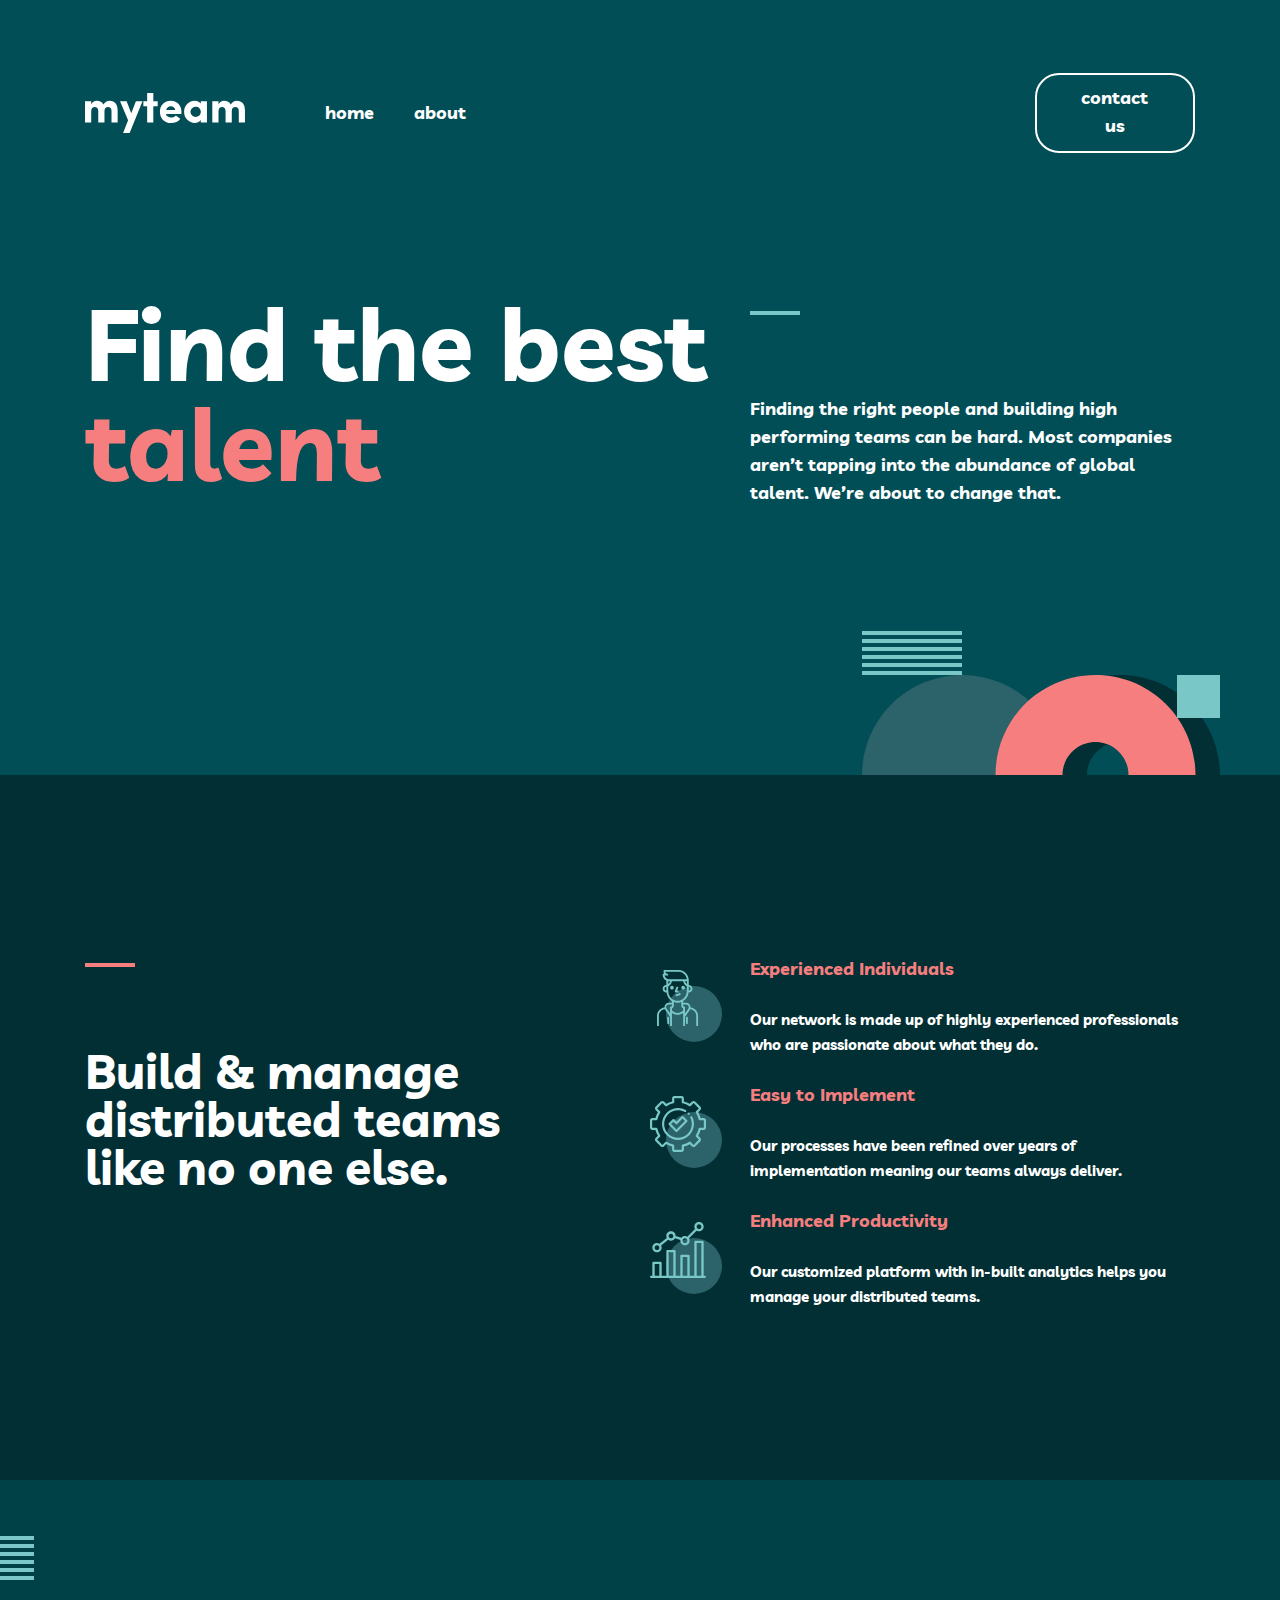
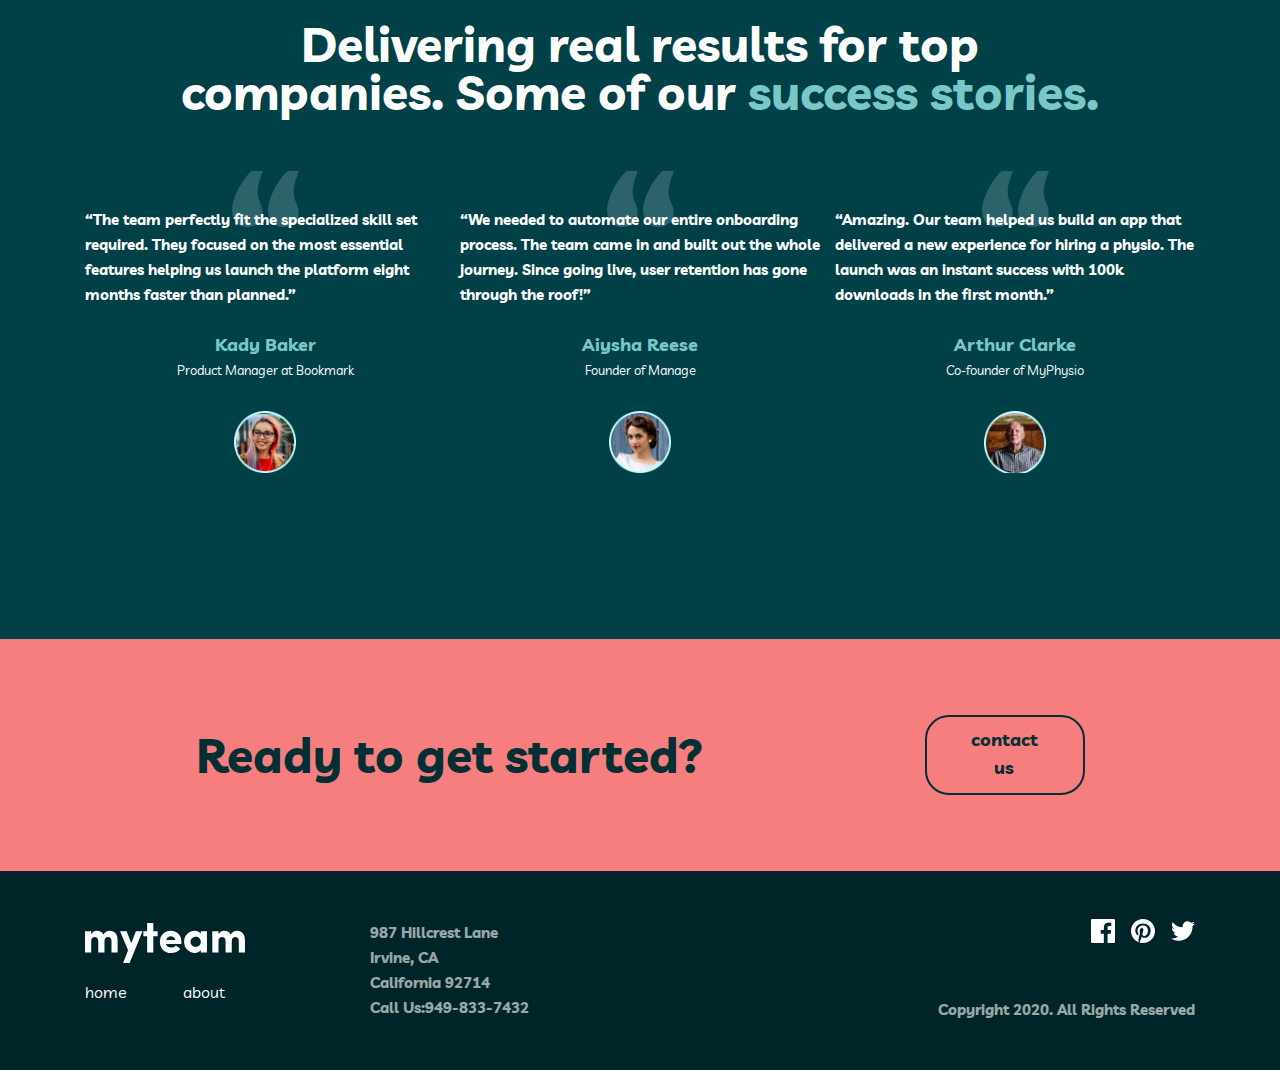
<file: index.html>
<!DOCTYPE html>
<html lang="en">
<head>
    <meta charset="UTF-8">
    <meta http-equiv="X-UA-Compatible" content="IE=edge">
    <meta name="viewport" content="width=device-width, initial-scale=1.0">
    <title>MyTeam</title>
    <link rel="stylesheet" href="css/normalize.css">
    <link rel="stylesheet" href="css/styles.css">
</head>
<body>

<div class="header-talant__section">

<header class="header">

<!-- TODO NAV -->

<nav class="nav container">
    <div class="left-nav__container">
        <img src="img/logo-myteam.svg" class="img--myteam" alt="my team logo">
        <ul class="nav__list">
            <li class="nav__item">
              <a href="#" class="nav__link">home</a>
            </li>
            <li class="nav__item">
              <a href="about.html" class="nav__link">about</a>
          </li>
        </ul>
    </div>

    <a href="contact.html" class="button button--contact nav__button">contact us</a>

</nav>
</header>

<!-- TODO TALANT -->

<section class="talant">
    <div class="talant__container container">
        <h2 class="talant__title"> Find the best
            <span class="talant-span">talent</span>
        </h2>

        <p class="talant__text"> Finding the right people and building high performing teams can be hard. Most companies aren’t tapping into the abundance of global talent. We’re about to change that.
        </p>

    </div>

</section>
</div>

<!-- TODO MANAGE -->

<section class="manage">
    <div class="manage__container container">
        <h3 class="manage__title">
            Build & manage distributed teams like no one else.
        </h3>

        <ul class="manage__list">
            <li class="manage__item item--individuals">
                <h4 class="manage-item__title">Experienced Individuals</h4>
                <p class="manage-item__text">Our network is made up of highly experienced professionals who are passionate about what they do.</p>
            </li>
            <li class="manage__item item--implement">
                <h4 class="manage-item__title">Easy to Implement</h4>
                <p class="manage-item__text">Our processes have been refined over years of implementation meaning our teams always deliver.</p>
            </li>
            <li class="manage__item item--productivity">
                <h4 class="manage-item__title">Enhanced Productivity</h4>
                <p class="manage-item__text">Our customized platform with in-built analytics helps you manage your distributed teams.</p>
            </li>
        </ul>

    </div>
</section>

<!-- TODO DELIVERING -->

<section class="delivering ">

    <div class="container">

        <h3 class="delivering__title">Delivering real results for top companies. Some of our
        <span class="delivering-title__span">success stories.</span></h3>

        <ul class="delivering__list">
            <li class="delivering__item">
                <blockquote class="delivering__blockquote"> “The team perfectly fit the specialized skill set required. They focused on the most essential features helping us launch the platform eight months faster than planned.”</blockquote>
                <h4 class="delivering-list__title">Kady Baker</h4>
                <p class="delivering-list__text">Product Manager at Bookmark</p>
                <img src="img/img-kady.png" alt="img of woman" srcset="img/img-kady.png 1x, img/img-kady@2x.png 2x" class="delivering__img">
            </li>
            <li class="delivering__item">
                <blockquote class="delivering__blockquote">“We needed to automate our entire onboarding process. The team came in and built out the whole journey. Since going live, user retention has gone through the roof!”</blockquote>
                <h4 class="delivering-list__title">Aiysha Reese</h4>
                <p class="delivering-list__text">Founder of Manage</p>
                <img src="img/img-aisha.png" alt="img of woman" srcset="img/img-aisha.png 1x,img/img-aisha@2x.png 2x" class="delivering__img">
            </li>
            <li class="delivering__item">
                <blockquote class="delivering__blockquote">“Amazing. Our team helped us build an app that delivered a new experience for hiring a physio. The launch was an instant success with 100k downloads in the first month.”</blockquote>
                <h4 class="delivering-list__title">Arthur Clarke</h4>
                <p class="delivering-list__text">Co-founder of MyPhysio</p>
                <img src="img/img-arthur.png" alt="img of man" srcset="img/img-arthur.png 1x,img/img-arthur@2x.png 2x" class="delivering__img">
            </li>
        </ul>

    </div>

</section>

<!--TODO READY -->

<section class="ready">

    <div class="ready__container container">
        <h3 class="ready__title">
            Ready to get started?
        </h3>

    <a href="contact.html" class="button button--contact ready__button">contact us</a>

    </div>

</section>

<!-- TODO FOOTER -->

<footer class="footer">

    <div class="footer__container container">

        <div class="footer__box">

            <a class="footer__logo-link" href="index.html">
                <img class="logo__img" src="./img/logo-myteam.svg" alt="Logo Myteam" width="160" height="40">
            </a>

            <ul class="footer__list">
                <li class="footer__item">
                    <a href="index.html" class="footer__link">home</a>
                </li>
                <li class="footer__item">
                    <a href="about.html" class="footer__link" target="_blank">about</a>
                </li>
            </ul>

        </div>

        <address class="footer__address">
            987 Hillcrest Lane
            <br>
            Irvine, CA
            <br>
            California 92714
            <br>
            Call Us:949-833-7432
        </address>
        <div class="social-box">
            <ul class="footer__social-list">
                <li class="social-list__item">
                    <a class="social-list__link" href="https://www.facebook.com/" target="_blank">
                        <svg width="24" height="24" fill="none" xmlns="http://www.w3.org/2000/svg">
                            <path d="M22.675 0H1.325C.593 0 0 .593 0 1.325v21.351C0 23.407.593 24 1.325 24H12.82v-9.294H9.692v-3.622h3.128V8.413c0-3.1 1.893-4.788 4.659-4.788 1.325 0 2.463.099 2.795.143v3.24l-1.918.001c-1.504 0-1.795.715-1.795 1.763v2.313h3.587l-.467 3.622h-3.12V24h6.116c.73 0 1.323-.593 1.323-1.325V1.325C24 .593 23.407 0 22.675 0z" fill="currentColor"/>
                        </svg>
                    </a>
                </li>
                <li class="social-list__item">
                    <a class="social-list__link" href="https://www.pinterest.com/" target="_blank">
                        <svg width="24" height="24" fill="none" xmlns="http://www.w3.org/2000/svg">
                            <path d="M12 0C5.373 0 0 5.372 0 12c0 5.084 3.163 9.426 7.627 11.174-.105-.949-.2-2.405.042-3.441.218-.937 1.407-5.965 1.407-5.965s-.359-.719-.359-1.782c0-1.668.967-2.914 2.171-2.914 1.023 0 1.518.769 1.518 1.69 0 1.029-.655 2.568-.994 3.995-.283 1.194.599 2.169 1.777 2.169 2.133 0 3.772-2.249 3.772-5.495 0-2.873-2.064-4.882-5.012-4.882-3.414 0-5.418 2.561-5.418 5.207 0 1.031.397 2.138.893 2.738a.36.36 0 01.083.345l-.333 1.36c-.053.22-.174.267-.402.161-1.499-.698-2.436-2.889-2.436-4.649 0-3.785 2.75-7.262 7.929-7.262 4.163 0 7.398 2.967 7.398 6.931 0 4.136-2.607 7.464-6.227 7.464-1.216 0-2.359-.631-2.75-1.378l-.748 2.853c-.271 1.043-1.002 2.35-1.492 3.146C9.57 23.812 10.763 24 12 24c6.627 0 12-5.373 12-12 0-6.628-5.373-12-12-12z" fill="currentColor"/>
                        </svg>
                    </a>
                </li>

                <li class="social-list__item">
                    <a class="social-list__link" href="https://www.twitter.com/" target="_blank">
                        <svg width="24" height="20" fill="none" xmlns="http://www.w3.org/2000/svg">
                            <path d="M24 2.557a9.83 9.83 0 01-2.828.775A4.932 4.932 0 0023.337.608a9.864 9.864 0 01-3.127 1.195A4.916 4.916 0 0016.616.248c-3.179 0-5.515 2.966-4.797 6.045A13.978 13.978 0 011.671 1.149a4.93 4.93 0 001.523 6.574 4.903 4.903 0 01-2.229-.616c-.054 2.281 1.581 4.415 3.949 4.89a4.935 4.935 0 01-2.224.084 4.928 4.928 0 004.6 3.419A9.9 9.9 0 010 17.54a13.94 13.94 0 007.548 2.212c9.142 0 14.307-7.721 13.995-14.646A10.025 10.025 0 0024 2.557z" fill="currentColor"/>
                        </svg>
                    </a>
                </li>
            </ul>
            <p class="footer__test-add">Copyright 2020. All Rights Reserved</p>
        </div>

    </div>

</footer>

<script src="js/main.js"></script>

</body>
</html>
</file>
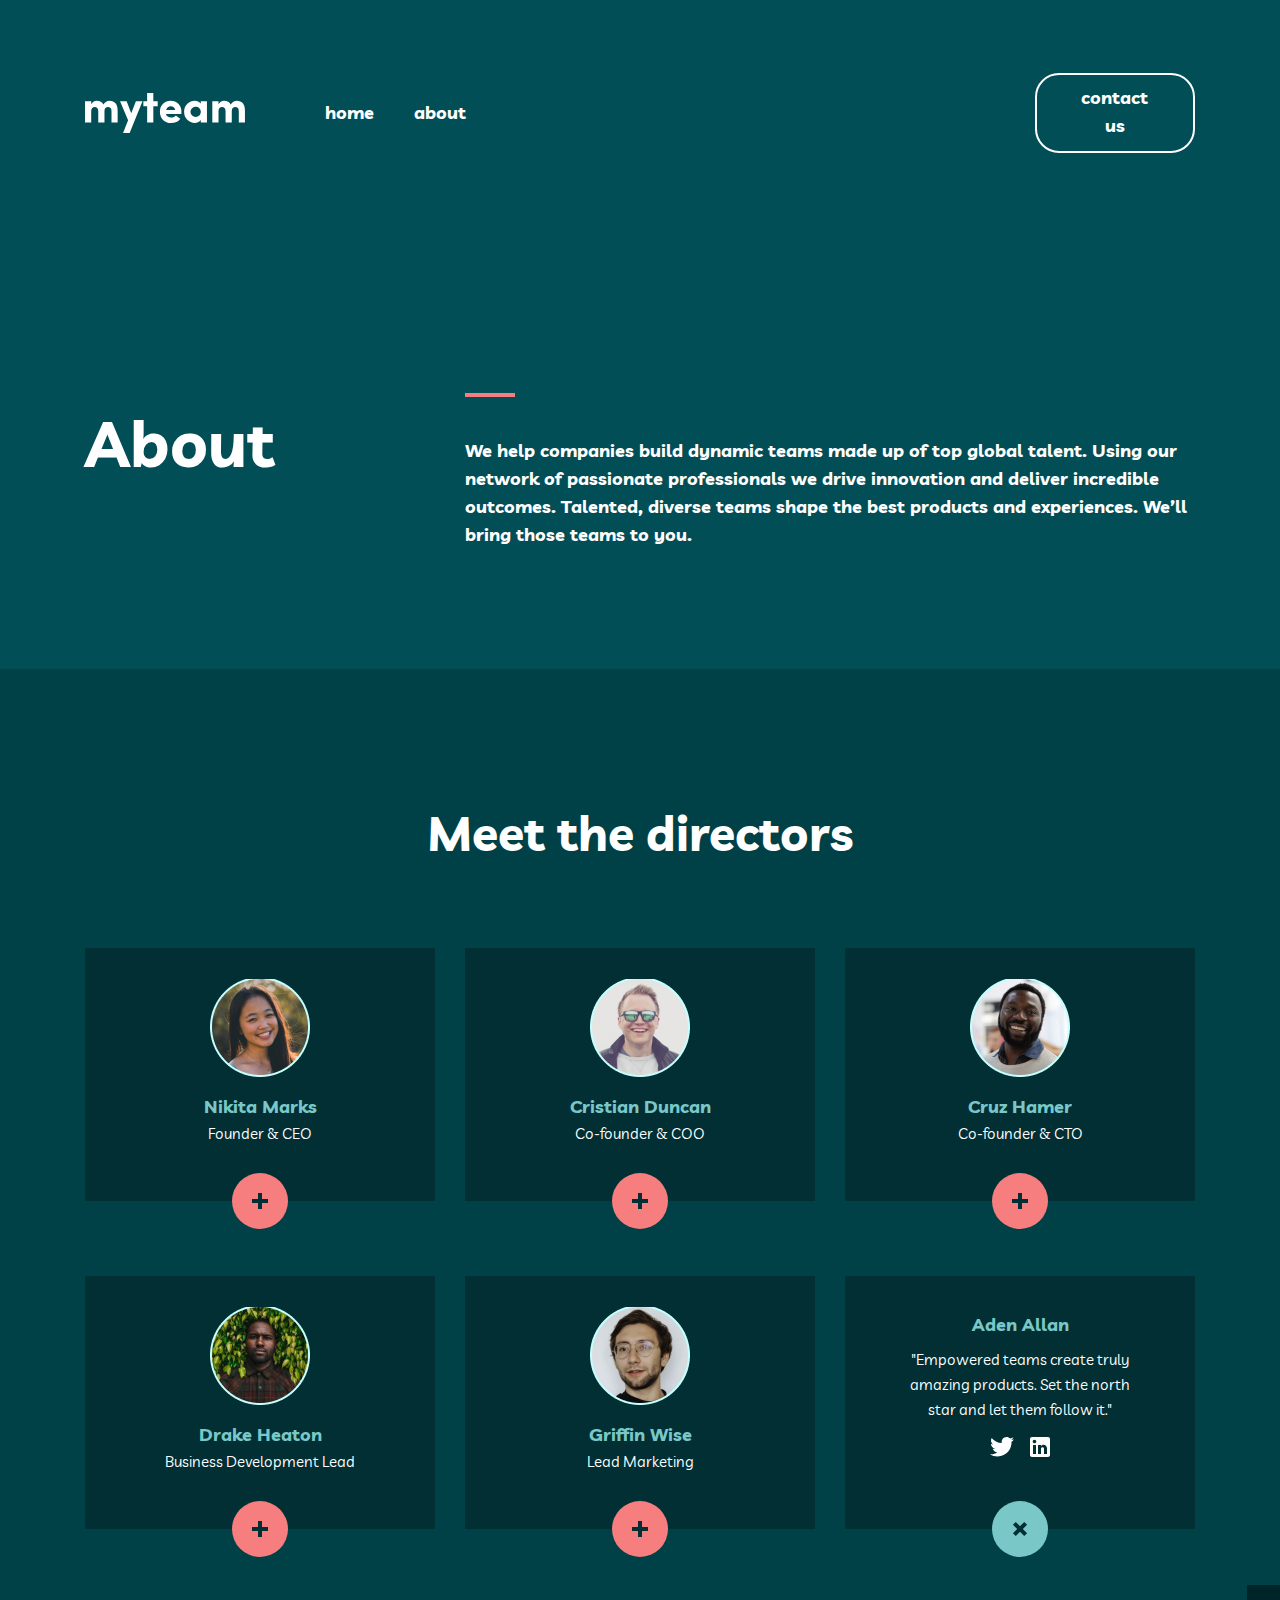
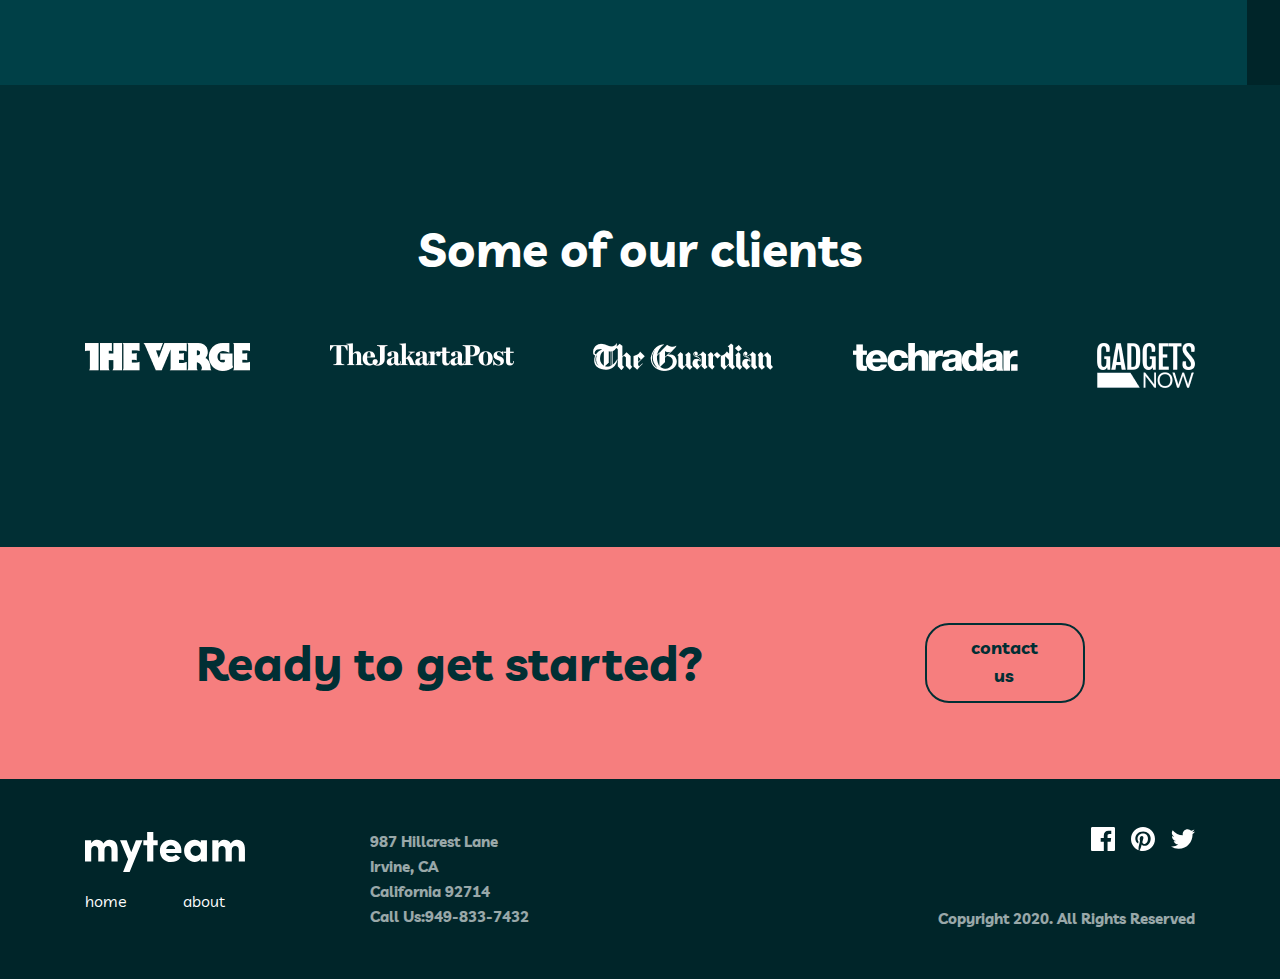
<file: about.html>
<!DOCTYPE html>
<html lang="en">
<head>
  <meta charset="UTF-8">
  <meta http-equiv="X-UA-Compatible" content="IE=edge">
  <meta name="viewport" content="width=device-width, initial-scale=1.0">
  <title>About</title>
  <link rel="stylesheet" href="css/normalize.css">
  <link rel="stylesheet" href="css/styles.css">
</head>
<body>

<!--TODO   HEADER  -->

<div class="header-talant__section">

<header class="header">
  <nav class="nav container">
  <div class="left-nav__container">
    <img src="img/logo-myteam.svg" class="img--myteam" alt="my team logo">
    <ul class="nav__list">
    <li class="nav__item"><a href="index.html" class="nav__link">home</a></li>
    <li class="nav__item"><a href="about.html" class="nav__link">about</a></li>
    </ul>
  </div>

  <a href="contact.html" class="button contact nav__button">contact us</a>

  </nav>

</header>

<!--TODO  ABOUT  -->

<section class="about">
  <div class="about__container container">

<h1 class="about__title">
  About
</h1>

<p class="about__text">
  We help companies build dynamic teams made up of top global talent. Using our network of passionate professionals we drive innovation and deliver incredible outcomes. Talented, diverse teams shape the best products and experiences. We’ll bring those teams to you.
</p>

</div>
</section>

</div>

<main class="main">

<!--TODO   DIRECTORS   -->

<section class="directors">

<div class="directors__container container">

<h3 class="directors__title">
  Meet the directors
</h3>

<ul class="directors__list">
  <li class="directors__item  nikita__item ">
    <div class="director__about">
      <h4 class="item-director__title">Nikita Marks</h4>
      <p class="item-director__text">Founder & CEO</p>
    </div>
    <div class="director__about--active">
      <h4 class="item-director__title">Nikita Marks</h4>
      <blockquote class="item-director__blockquote">"Empowered teams create truly amazing products. Set the north star and let them follow it."
      </blockquote>
          <div class="director-network">
      <a href="#" class="item-director__link">
        <svg width="24" height="20" viewBox="0 0 24 20" fill="currentColor"
        xmlns="http://www.w3.org/2000/svg">
        <path
        d="M24 2.309C23.117 2.701 22.168 2.965 21.172 3.084C22.189 2.475 22.97 1.51 23.337 0.36C22.386 0.924 21.332 1.334 20.21 1.555C19.313 0.598 18.032 0 16.616 0C13.437 0 11.101 2.966 11.819 6.045C7.728 5.84 4.1 3.88 1.671 0.901C0.381 3.114 1.002 6.009 3.194 7.475C2.388 7.449 1.628 7.228 0.965 6.859C0.911 9.14 2.546 11.274 4.914 11.749C4.221 11.937 3.462 11.981 2.69 11.833C3.316 13.789 5.134 15.212 7.29 15.252C5.22 16.875 2.612 17.6 0 17.292C2.179 18.689 4.768 19.504 7.548 19.504C16.69 19.504 21.855 11.783 21.543 4.858C22.505 4.163 23.34 3.296 24 2.309Z" />
      </svg>
      </a>
      <a href="#" class="item-director__link">
        <svg width="20" height="20" viewBox="0 0 20 20" fill="currentColor"
        xmlns="http://www.w3.org/2000/svg">
        <path fill-rule="evenodd" clip-rule="evenodd"
        d="M2 0H18C19.1 0 20 0.9 20 2V18C20 19.1 19.1 20 18 20H2C0.9 20 0 19.1 0 18V2C0 0.9 0.9 0 2 0ZM6 17V8H3V17H6ZM4.5 6.3C3.5 6.3 2.7 5.5 2.7 4.5C2.7 3.5 3.5 2.7 4.5 2.7C5.5 2.7 6.3 3.5 6.3 4.5C6.3 5.5 5.5 6.3 4.5 6.3ZM14 17H17V11.3C17 9.4 15.4 7.8 13.5 7.8C12.6 7.8 11.5 8.4 11 9.2V8H8V17H11V11.7C11 10.9 11.7 10.2 12.5 10.2C13.3 10.2 14 10.9 14 11.7V17Z" />
      </svg></a>
    </div>
    </div>
    <div class="director-btn__box">
      <button class="director__btn"></button>
    </div>
  </li>
  <li class="directors__item  cristian__item ">
    <div class="director__about">
    <h4 class="item-director__title">Cristian Duncan</h4>
    <p class="item-director__text">Co-founder & COO</p>
    </div>
    <div class="director__about--active">
      <h4 class="item-director__title">Cristian Duncan</h4>
      <blockquote class="item-director__blockquote">"Empowered teams create truly amazing products. Set the north star and let them follow it."
      </blockquote>
          <div class="director-network">
      <a href="#" class="item-director__link">
        <svg width="24" height="20" viewBox="0 0 24 20" fill="currentColor"
        xmlns="http://www.w3.org/2000/svg">
        <path
        d="M24 2.309C23.117 2.701 22.168 2.965 21.172 3.084C22.189 2.475 22.97 1.51 23.337 0.36C22.386 0.924 21.332 1.334 20.21 1.555C19.313 0.598 18.032 0 16.616 0C13.437 0 11.101 2.966 11.819 6.045C7.728 5.84 4.1 3.88 1.671 0.901C0.381 3.114 1.002 6.009 3.194 7.475C2.388 7.449 1.628 7.228 0.965 6.859C0.911 9.14 2.546 11.274 4.914 11.749C4.221 11.937 3.462 11.981 2.69 11.833C3.316 13.789 5.134 15.212 7.29 15.252C5.22 16.875 2.612 17.6 0 17.292C2.179 18.689 4.768 19.504 7.548 19.504C16.69 19.504 21.855 11.783 21.543 4.858C22.505 4.163 23.34 3.296 24 2.309Z" />
      </svg>
      </a>
      <a href="#" class="item-director__link">
        <svg width="20" height="20" viewBox="0 0 20 20" fill="currentColor"
        xmlns="http://www.w3.org/2000/svg">
        <path fill-rule="evenodd" clip-rule="evenodd"
        d="M2 0H18C19.1 0 20 0.9 20 2V18C20 19.1 19.1 20 18 20H2C0.9 20 0 19.1 0 18V2C0 0.9 0.9 0 2 0ZM6 17V8H3V17H6ZM4.5 6.3C3.5 6.3 2.7 5.5 2.7 4.5C2.7 3.5 3.5 2.7 4.5 2.7C5.5 2.7 6.3 3.5 6.3 4.5C6.3 5.5 5.5 6.3 4.5 6.3ZM14 17H17V11.3C17 9.4 15.4 7.8 13.5 7.8C12.6 7.8 11.5 8.4 11 9.2V8H8V17H11V11.7C11 10.9 11.7 10.2 12.5 10.2C13.3 10.2 14 10.9 14 11.7V17Z" />
      </svg></a>
    </div>
      </div>
    <div class="director-btn__box">
      <button class="director__btn"></button>
    </div>
  </li>
  <li class="directors__item  cruz__item ">
    <div class="director__about">
    <h4 class="item-director__title">Cruz Hamer</h4>
    <p class="item-director__text">Co-founder & CTO</p>
    </div>
      <div class="director__about--active">
        <h4 class="item-director__title">Cruz Hamer</h4>
        <blockquote class="item-director__blockquote">"Empowered teams create truly amazing products. Set the north star and let them follow it."
        </blockquote>
            <div class="director-network">
      <a href="#" class="item-director__link">
        <svg width="24" height="20" viewBox="0 0 24 20" fill="currentColor"
        xmlns="http://www.w3.org/2000/svg">
        <path
        d="M24 2.309C23.117 2.701 22.168 2.965 21.172 3.084C22.189 2.475 22.97 1.51 23.337 0.36C22.386 0.924 21.332 1.334 20.21 1.555C19.313 0.598 18.032 0 16.616 0C13.437 0 11.101 2.966 11.819 6.045C7.728 5.84 4.1 3.88 1.671 0.901C0.381 3.114 1.002 6.009 3.194 7.475C2.388 7.449 1.628 7.228 0.965 6.859C0.911 9.14 2.546 11.274 4.914 11.749C4.221 11.937 3.462 11.981 2.69 11.833C3.316 13.789 5.134 15.212 7.29 15.252C5.22 16.875 2.612 17.6 0 17.292C2.179 18.689 4.768 19.504 7.548 19.504C16.69 19.504 21.855 11.783 21.543 4.858C22.505 4.163 23.34 3.296 24 2.309Z" />
      </svg>
      </a>
      <a href="#" class="item-director__link">
        <svg width="20" height="20" viewBox="0 0 20 20" fill="currentColor"
        xmlns="http://www.w3.org/2000/svg">
        <path fill-rule="evenodd" clip-rule="evenodd"
        d="M2 0H18C19.1 0 20 0.9 20 2V18C20 19.1 19.1 20 18 20H2C0.9 20 0 19.1 0 18V2C0 0.9 0.9 0 2 0ZM6 17V8H3V17H6ZM4.5 6.3C3.5 6.3 2.7 5.5 2.7 4.5C2.7 3.5 3.5 2.7 4.5 2.7C5.5 2.7 6.3 3.5 6.3 4.5C6.3 5.5 5.5 6.3 4.5 6.3ZM14 17H17V11.3C17 9.4 15.4 7.8 13.5 7.8C12.6 7.8 11.5 8.4 11 9.2V8H8V17H11V11.7C11 10.9 11.7 10.2 12.5 10.2C13.3 10.2 14 10.9 14 11.7V17Z" />
      </svg></a>
    </div>
        </div>
        <div class="director-btn__box">
      <button class="director__btn"></button>
    </div>
  </li>
  <li class="directors__item  drake__item ">
    <div class="director__about">
    <h4 class="item-director__title">Drake Heaton</h4>
    <p class="item-director__text">Business Development Lead</p>
    </div>
      <div class="director__about--active">
        <h4 class="item-director__title">Drake Heaton</h4>
        <blockquote class="item-director__blockquote">"Empowered teams create truly amazing products. Set the north star and let them follow it."
        </blockquote>
            <div class="director-network">
      <a href="#" class="item-director__link">
        <svg width="24" height="20" viewBox="0 0 24 20" fill="currentColor"
        xmlns="http://www.w3.org/2000/svg">
        <path
        d="M24 2.309C23.117 2.701 22.168 2.965 21.172 3.084C22.189 2.475 22.97 1.51 23.337 0.36C22.386 0.924 21.332 1.334 20.21 1.555C19.313 0.598 18.032 0 16.616 0C13.437 0 11.101 2.966 11.819 6.045C7.728 5.84 4.1 3.88 1.671 0.901C0.381 3.114 1.002 6.009 3.194 7.475C2.388 7.449 1.628 7.228 0.965 6.859C0.911 9.14 2.546 11.274 4.914 11.749C4.221 11.937 3.462 11.981 2.69 11.833C3.316 13.789 5.134 15.212 7.29 15.252C5.22 16.875 2.612 17.6 0 17.292C2.179 18.689 4.768 19.504 7.548 19.504C16.69 19.504 21.855 11.783 21.543 4.858C22.505 4.163 23.34 3.296 24 2.309Z" />
      </svg>
      </a>
      <a href="#" class="item-director__link">
        <svg width="20" height="20" viewBox="0 0 20 20" fill="currentColor"
        xmlns="http://www.w3.org/2000/svg">
        <path fill-rule="evenodd" clip-rule="evenodd"
        d="M2 0H18C19.1 0 20 0.9 20 2V18C20 19.1 19.1 20 18 20H2C0.9 20 0 19.1 0 18V2C0 0.9 0.9 0 2 0ZM6 17V8H3V17H6ZM4.5 6.3C3.5 6.3 2.7 5.5 2.7 4.5C2.7 3.5 3.5 2.7 4.5 2.7C5.5 2.7 6.3 3.5 6.3 4.5C6.3 5.5 5.5 6.3 4.5 6.3ZM14 17H17V11.3C17 9.4 15.4 7.8 13.5 7.8C12.6 7.8 11.5 8.4 11 9.2V8H8V17H11V11.7C11 10.9 11.7 10.2 12.5 10.2C13.3 10.2 14 10.9 14 11.7V17Z" />
      </svg></a>
    </div>
      </div>
      <div class="director-btn__box">
      <button class="director__btn"></button>
    </div>
  </li>
  <li class="directors__item  griffin__item ">
    <div class="director__about">
    <h4 class="item-director__title">Griffin Wise</h4>
    <p class="item-director__text">Lead Marketing</p>
  </div>
  <div class="director__about--active">
    <h4 class="item-director__title">Griffin Wise</h4>
    <blockquote class="item-director__blockquote">"Empowered teams create truly amazing products. Set the north star and let them follow it."
    </blockquote>
    <div class="director-network">
      <a href="#" class="item-director__link">
        <svg width="24" height="20" viewBox="0 0 24 20" fill="currentColor"
        xmlns="http://www.w3.org/2000/svg">
        <path
        d="M24 2.309C23.117 2.701 22.168 2.965 21.172 3.084C22.189 2.475 22.97 1.51 23.337 0.36C22.386 0.924 21.332 1.334 20.21 1.555C19.313 0.598 18.032 0 16.616 0C13.437 0 11.101 2.966 11.819 6.045C7.728 5.84 4.1 3.88 1.671 0.901C0.381 3.114 1.002 6.009 3.194 7.475C2.388 7.449 1.628 7.228 0.965 6.859C0.911 9.14 2.546 11.274 4.914 11.749C4.221 11.937 3.462 11.981 2.69 11.833C3.316 13.789 5.134 15.212 7.29 15.252C5.22 16.875 2.612 17.6 0 17.292C2.179 18.689 4.768 19.504 7.548 19.504C16.69 19.504 21.855 11.783 21.543 4.858C22.505 4.163 23.34 3.296 24 2.309Z" />
      </svg>
      </a>
      <a href="#" class="item-director__link">
        <svg width="20" height="20" viewBox="0 0 20 20" fill="currentColor"
        xmlns="http://www.w3.org/2000/svg">
        <path fill-rule="evenodd" clip-rule="evenodd"
        d="M2 0H18C19.1 0 20 0.9 20 2V18C20 19.1 19.1 20 18 20H2C0.9 20 0 19.1 0 18V2C0 0.9 0.9 0 2 0ZM6 17V8H3V17H6ZM4.5 6.3C3.5 6.3 2.7 5.5 2.7 4.5C2.7 3.5 3.5 2.7 4.5 2.7C5.5 2.7 6.3 3.5 6.3 4.5C6.3 5.5 5.5 6.3 4.5 6.3ZM14 17H17V11.3C17 9.4 15.4 7.8 13.5 7.8C12.6 7.8 11.5 8.4 11 9.2V8H8V17H11V11.7C11 10.9 11.7 10.2 12.5 10.2C13.3 10.2 14 10.9 14 11.7V17Z" />
      </svg></a>
    </div>
  </div>
    <div class="director-btn__box">
      <button class="director__btn"></button>
    </div>
  </li>
  <li class="directors__item directors__item--active">
    <div class="director__about">
      <h4 class="item-director__title">Aden Allan</h4>
      <p class="item-director__text">Lead Marketing</p>
    </div>
    <div class="director__about--active">
    <h4 class="item-director__title">Aden Allan</h4>
    <blockquote class="item-director__blockquote">"Empowered teams create truly amazing products. Set the north star and let them follow it."
    </blockquote>
    <div class="director-network">
      <a href="#" class="item-director__link">
        <svg width="24" height="20" viewBox="0 0 24 20" fill="currentColor"
        xmlns="http://www.w3.org/2000/svg">
        <path
        d="M24 2.309C23.117 2.701 22.168 2.965 21.172 3.084C22.189 2.475 22.97 1.51 23.337 0.36C22.386 0.924 21.332 1.334 20.21 1.555C19.313 0.598 18.032 0 16.616 0C13.437 0 11.101 2.966 11.819 6.045C7.728 5.84 4.1 3.88 1.671 0.901C0.381 3.114 1.002 6.009 3.194 7.475C2.388 7.449 1.628 7.228 0.965 6.859C0.911 9.14 2.546 11.274 4.914 11.749C4.221 11.937 3.462 11.981 2.69 11.833C3.316 13.789 5.134 15.212 7.29 15.252C5.22 16.875 2.612 17.6 0 17.292C2.179 18.689 4.768 19.504 7.548 19.504C16.69 19.504 21.855 11.783 21.543 4.858C22.505 4.163 23.34 3.296 24 2.309Z" />
      </svg>
      </a>
      <a href="#" class="item-director__link">
        <svg width="20" height="20" viewBox="0 0 20 20" fill="currentColor"
        xmlns="http://www.w3.org/2000/svg">
        <path fill-rule="evenodd" clip-rule="evenodd"
        d="M2 0H18C19.1 0 20 0.9 20 2V18C20 19.1 19.1 20 18 20H2C0.9 20 0 19.1 0 18V2C0 0.9 0.9 0 2 0ZM6 17V8H3V17H6ZM4.5 6.3C3.5 6.3 2.7 5.5 2.7 4.5C2.7 3.5 3.5 2.7 4.5 2.7C5.5 2.7 6.3 3.5 6.3 4.5C6.3 5.5 5.5 6.3 4.5 6.3ZM14 17H17V11.3C17 9.4 15.4 7.8 13.5 7.8C12.6 7.8 11.5 8.4 11 9.2V8H8V17H11V11.7C11 10.9 11.7 10.2 12.5 10.2C13.3 10.2 14 10.9 14 11.7V17Z" />
      </svg></a>
    </div>
    </div>

    <div class="director-btn__box">
      <button class="director__btn"></button>
    </div>
  </li>
</ul>

</div>

</section>

<!--TODO CLIENTS  -->

<section class="clients">

  <div class="clients__container container">

    <h3 class="clients__title">
      Some of our clients
    </h3>

  <div class="clients__bottom">

  <ul class="clients__list">
    <li class="clients__item"><a href="#" class="clients__link"></a><img src="img/verge.png" alt="logo of verge" class="clinets__logo" srcset="img/verge.png 1x , img/verge@2x.png 2x"></li>
    <li class="clients__item"><a href="#" class="clients__link"></a><img src="img/jakarta.png" alt="logo of jakarta" class="clinets__logo" srcset="img/jakarta.png 1x , img/jakarta@2x.png 2x"></li>
    <li class="clients__item"><a href="#" class="clients__link"></a><img src="img/guardian.png" alt="logo of guardin" class="clinets__logo" srcset="img/guardian.png 1x , img/guardian@2x.png 2x"></li>
    <li class="clients__item"><a href="#" class="clients__link"></a><img src="img/techradar.png" alt="logo of techradar" class="clinets__logo" srcset="img/techradar.png 1x , img/techradar@2x.png 2x"></li>
    <li class="clients__item"><a href="#" class="clients__link"></a><img src="img/gadgets.png" alt="logo of gadfgets" class="clinets__logo" srcset="img/gadgets.png 1x,img/gadgets@2x.png 2x"></li>
  </ul>

  </div>

  </div>

  </section>

</main>

  <!--TODO   READY  -->


  <section class="ready">

    <div class="ready__container container">
  <h3 class="ready__title">
    Ready to get started?
  </h3>

  <a href="contact.html" class="button button--contact ready__button">contact us</a>

    </div>

  </section>

 <!-- TODO FOOTER  -->

<footer class="footer">

<div class="footer__container container">

  <div class="footer__box">

    <a class="footer__logo-link" href="index.html">
        <img class="logo__img" src="./img/logo-myteam.svg" alt="Logo Myteam" width="160" height="40">
    </a>

      <ul class="footer__list">
          <li class="footer__item">
              <a href="index.html" class="footer__link">home</a>
          </li>
          <li class="footer__item">
              <a href="about.html" class="footer__link" target="_blank">about</a>
          </li>
      </ul>

</div>

<address class="footer__address">
      987  Hillcrest Lane
    <br>
     Irvine, CA
    <br>
     California 92714
    <br>
     Call Us:949-833-7432
</address>
<div class="social-box">
  <ul class="footer__social-list">
    <li class="social-list__item">
      <a class="social-list__link" href="https://www.facebook.com/" target="_blank">
        <svg width="24" height="24" fill="none" xmlns="http://www.w3.org/2000/svg">
          <path d="M22.675 0H1.325C.593 0 0 .593 0 1.325v21.351C0 23.407.593 24 1.325 24H12.82v-9.294H9.692v-3.622h3.128V8.413c0-3.1 1.893-4.788 4.659-4.788 1.325 0 2.463.099 2.795.143v3.24l-1.918.001c-1.504 0-1.795.715-1.795 1.763v2.313h3.587l-.467 3.622h-3.12V24h6.116c.73 0 1.323-.593 1.323-1.325V1.325C24 .593 23.407 0 22.675 0z" fill="currentColor"/>
        </svg>
      </a>
    </li>
    <li class="social-list__item">
      <a class="social-list__link" href="https://www.pinterest.com/" target="_blank">
        <svg width="24" height="24" fill="none" xmlns="http://www.w3.org/2000/svg">
          <path d="M12 0C5.373 0 0 5.372 0 12c0 5.084 3.163 9.426 7.627 11.174-.105-.949-.2-2.405.042-3.441.218-.937 1.407-5.965 1.407-5.965s-.359-.719-.359-1.782c0-1.668.967-2.914 2.171-2.914 1.023 0 1.518.769 1.518 1.69 0 1.029-.655 2.568-.994 3.995-.283 1.194.599 2.169 1.777 2.169 2.133 0 3.772-2.249 3.772-5.495 0-2.873-2.064-4.882-5.012-4.882-3.414 0-5.418 2.561-5.418 5.207 0 1.031.397 2.138.893 2.738a.36.36 0 01.083.345l-.333 1.36c-.053.22-.174.267-.402.161-1.499-.698-2.436-2.889-2.436-4.649 0-3.785 2.75-7.262 7.929-7.262 4.163 0 7.398 2.967 7.398 6.931 0 4.136-2.607 7.464-6.227 7.464-1.216 0-2.359-.631-2.75-1.378l-.748 2.853c-.271 1.043-1.002 2.35-1.492 3.146C9.57 23.812 10.763 24 12 24c6.627 0 12-5.373 12-12 0-6.628-5.373-12-12-12z" fill="currentColor"/>
        </svg>
      </a>
    </li>
    <li class="social-list__item">
      <a class="social-list__link" href="https://www.twitter.com/" target="_blank">
        <svg width="24" height="20" fill="none" xmlns="http://www.w3.org/2000/svg">
          <path d="M24 2.557a9.83 9.83 0 01-2.828.775A4.932 4.932 0 0023.337.608a9.864 9.864 0 01-3.127 1.195A4.916 4.916 0 0016.616.248c-3.179 0-5.515 2.966-4.797 6.045A13.978 13.978 0 011.671 1.149a4.93 4.93 0 001.523 6.574 4.903 4.903 0 01-2.229-.616c-.054 2.281 1.581 4.415 3.949 4.89a4.935 4.935 0 01-2.224.084 4.928 4.928 0 004.6 3.419A9.9 9.9 0 010 17.54a13.94 13.94 0 007.548 2.212c9.142 0 14.307-7.721 13.995-14.646A10.025 10.025 0 0024 2.557z" fill="currentColor"/>
        </svg>
      </a>
    </li>
  </ul>
    <p class="footer__test-add">Copyright 2020. All Rights Reserved</p>
</div>

</div>

</footer>


<script src="js/main.js"></script>
</body>
</html>
</file>
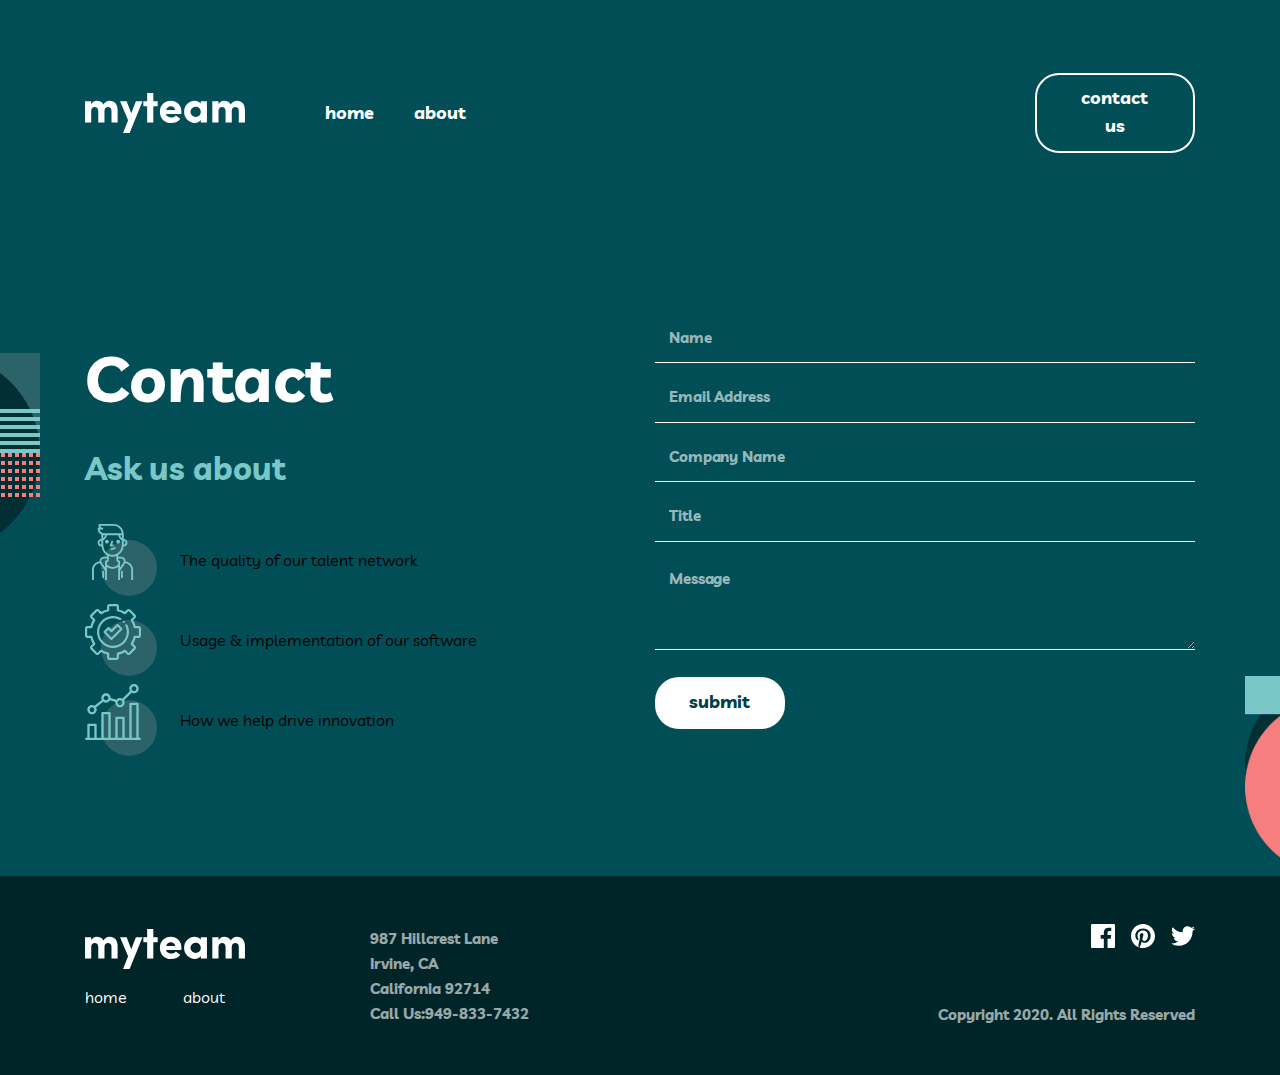
<file: contact.html>
<!DOCTYPE html>
<html lang="en">
<head>
  <meta charset="UTF-8">
  <meta http-equiv="X-UA-Compatible" content="IE=edge">
  <meta name="viewport" content="width=device-width, initial-scale=1.0">
  <title>Contact</title>
  <link rel="stylesheet" href="css/normalize.css">
  <link rel="stylesheet" href="css/styles.css">
</head>
<body>

<div class="header-talant__section">

<!--TODO   HEADER  -->

<header class="header">
  <nav class="nav container">
  <div class="left-nav__container">
    <img src="img/logo-myteam.svg" class="img--myteam" alt="my team logo">
    <ul class="nav__list">
    <li class="nav__item"><a href="index.html" class="nav__link">home</a></li>
    <li class="nav__item"><a href="about.html" class="nav__link">about</a></li>
    </ul>
  </div>

  <a href="contact.html" class="button contact nav__button">contact us</a>

  </nav>

</header>

<main class="site-content">
  <section class="contact">
    <div class="container contact__container">
      <div class="contact__details">
        <h2 class="contact__heading">Contact</h2>
        <p class="contact__info">Ask us about</p>
        <ul class="contact__list">
          <li class="contact__item contact__icon-talent">The quality of our talent network</li>
          <li class="contact__item contact__icon-software">Usage &amp; implementation of our software</li>
          <li class="contact__item contact__icon-innovation">How we help drive innovation</li>
        </ul>

      </div>
      <div class="contact__box">
        <form class="contact__form form" action="https://echo.htmlacademy.ru" method="POST">
          <div class="form__box">
            <input class="form__input" type="text" name="name" placeholder="Name" required="" minlength="2" aria-label="name">
            <p class="form__notify-error">This field is required</p>
            <p class="form__notify-correct">Correct</p>
          </div>
          <div class="form__box">
            <input class="form__input" type="email" pattern="[^ @]*@[^ @]*" name="email" placeholder="Email Address" aria-label="email" required="">
            <p class="form__notify-error">This field is required</p>
            <p class="form__notify-correct">Correct</p>
          </div>
          <div class="form__box">
            <input class="form__input" type="text" name="comapny-name" placeholder="Company Name" aria-label="company-name">
            <p class="form__notify-error">This field is required</p>
            <p class="form__notify-correct">Correct</p>
          </div>
          <div class="form__box">
            <input class="form__input" type="text" name="title" placeholder="Title" aria-label="Title">
            <p class="form__notify-error">This field is required</p>
            <p class="form__notify-correct">Correct</p>
          </div>
          <div class="form__box">
            <textarea class="form__input form__textarea" name="message" placeholder="Message" aria-label="Message"></textarea>
            <p class="form__notify-error">This field is required</p>
            <p class="form__notify-correct">Correct</p>
          </div>

          <button class="button form__btn" type="submit">submit</button>
        </form>
      </div>
    </div>
  </section>
</main>
 <!-- TODO FOOTER  -->

<footer class="footer">

<div class="footer__container container">

  <div class="footer__box">

    <a class="footer__logo-link" href="index.html">
        <img class="logo__img" src="./img/logo-myteam.svg" alt="Logo Myteam" width="160" height="40">
    </a>

      <ul class="footer__list">
          <li class="footer__item">
              <a href="index.html" class="footer__link">home</a>
          </li>
          <li class="footer__item">
              <a href="about.html" class="footer__link" target="_blank">about</a>
          </li>
      </ul>

</div>

<address class="footer__address">
      987  Hillcrest Lane
    <br>
     Irvine, CA
    <br>
     California 92714
    <br>
     Call Us:949-833-7432
</address>
<div class="social-box">
  <ul class="footer__social-list">
    <li class="social-list__item">
      <a class="social-list__link" href="https://www.facebook.com/" target="_blank">
        <svg width="24" height="24" fill="none" xmlns="http://www.w3.org/2000/svg">
          <path d="M22.675 0H1.325C.593 0 0 .593 0 1.325v21.351C0 23.407.593 24 1.325 24H12.82v-9.294H9.692v-3.622h3.128V8.413c0-3.1 1.893-4.788 4.659-4.788 1.325 0 2.463.099 2.795.143v3.24l-1.918.001c-1.504 0-1.795.715-1.795 1.763v2.313h3.587l-.467 3.622h-3.12V24h6.116c.73 0 1.323-.593 1.323-1.325V1.325C24 .593 23.407 0 22.675 0z" fill="currentColor"/>
        </svg>
      </a>
    </li>
    <li class="social-list__item">
      <a class="social-list__link" href="https://www.pinterest.com/" target="_blank">
        <svg width="24" height="24" fill="none" xmlns="http://www.w3.org/2000/svg">
          <path d="M12 0C5.373 0 0 5.372 0 12c0 5.084 3.163 9.426 7.627 11.174-.105-.949-.2-2.405.042-3.441.218-.937 1.407-5.965 1.407-5.965s-.359-.719-.359-1.782c0-1.668.967-2.914 2.171-2.914 1.023 0 1.518.769 1.518 1.69 0 1.029-.655 2.568-.994 3.995-.283 1.194.599 2.169 1.777 2.169 2.133 0 3.772-2.249 3.772-5.495 0-2.873-2.064-4.882-5.012-4.882-3.414 0-5.418 2.561-5.418 5.207 0 1.031.397 2.138.893 2.738a.36.36 0 01.083.345l-.333 1.36c-.053.22-.174.267-.402.161-1.499-.698-2.436-2.889-2.436-4.649 0-3.785 2.75-7.262 7.929-7.262 4.163 0 7.398 2.967 7.398 6.931 0 4.136-2.607 7.464-6.227 7.464-1.216 0-2.359-.631-2.75-1.378l-.748 2.853c-.271 1.043-1.002 2.35-1.492 3.146C9.57 23.812 10.763 24 12 24c6.627 0 12-5.373 12-12 0-6.628-5.373-12-12-12z" fill="currentColor"/>
        </svg>
      </a>
    </li>
    <li class="social-list__item">
      <a class="social-list__link" href="https://www.twitter.com/" target="_blank">
        <svg width="24" height="20" fill="none" xmlns="http://www.w3.org/2000/svg">
          <path d="M24 2.557a9.83 9.83 0 01-2.828.775A4.932 4.932 0 0023.337.608a9.864 9.864 0 01-3.127 1.195A4.916 4.916 0 0016.616.248c-3.179 0-5.515 2.966-4.797 6.045A13.978 13.978 0 011.671 1.149a4.93 4.93 0 001.523 6.574 4.903 4.903 0 01-2.229-.616c-.054 2.281 1.581 4.415 3.949 4.89a4.935 4.935 0 01-2.224.084 4.928 4.928 0 004.6 3.419A9.9 9.9 0 010 17.54a13.94 13.94 0 007.548 2.212c9.142 0 14.307-7.721 13.995-14.646A10.025 10.025 0 0024 2.557z" fill="currentColor"/>
        </svg>
      </a>
    </li>
  </ul>
    <p class="footer__test-add">Copyright 2020. All Rights Reserved</p>
</div>

</div>

</footer>
</div>

<script src="js/main.js"></script>
</body>
</html>
</file>
<file: css/styles.css>
:root{
  --header-bg-color:#014E56;
  --center-section-bg:#012F34;
  --font-color-pink:#F67E7E;
  --font-color-white:#fff;
  --font-color-light-green:#79C8C7;
  --font-color-dark-green:#012F34;
  --font-color-black:#002529;
  --delivering-bg-color:#004047;
}

@font-face {
  font-family: "Livvic";
  src: url("../fonts/Livvic-Regular.woff2") format("woff2"),
      url("../fonts/Livvic-Regular.woff") format("woff");
  font-weight: normal;
  font-style: normal;
  font-display: swap;
}

@font-face {
  font-family: "Livvic";
  src: url("../fonts/Livvic-Bold.woff2") format("woff2"),
      url("../fonts/Livvic-Bold.woff") format("woff");
  font-weight: bold;
  font-style: normal;
  font-display: swap;
}

html {
  box-sizing: border-box;
  height: 100%;
}

*,
*::before,
*::after {
  box-sizing: inherit;
}

body {
  display: flex;
  flex-direction: column;
  height: 100%;
  padding: 0;
  margin: 0;
  font-family: "Livvic","Arial",sans-serif;
}

img {
  max-width: 100%;
  height: auto;
}

.visually-hidden {
  position: absolute;
  width: 1px;
  height: 1px;
  margin: -1px;
  border: 0;
  padding: 0;
  clip: rect(0 0 0 0);
  overflow: hidden;
}

.container {
  max-width: 1160px;
  padding-left: 25px;
  padding-right: 25px;
  margin-left: auto;
  margin-right: auto;
}

.header-talant__section {
  background-color: var(--header-bg-color);
}

/* TODO NAV  */

.nav {
  display: flex;
  align-items: center;
  margin-top: 73px;
  margin-bottom: 120px;
}

.img--myteam {
  margin-right: 40px;
}

.left-nav__container {
  display: flex;
  align-items: center;
}

.nav__list {
  padding-left: 0;
  margin: 0;
  list-style: none;
  display: flex;
}

.nav__item {
  margin-left: 40px;
}

.nav__link{
text-decoration: none;
color: var(--font-color-white);
font-weight: 600;
font-size: 18px;
line-height: 28px;
}

.nav__link:hover {
color: var(--font-color-pink);
}

.button {
  text-decoration: none;
  font-weight: 600;
  font-size: 18px;
  line-height: 28px;
  padding: 9px 33px 11px 32px !important;
  border: 2px solid transparent;
  border-radius: 24px;
  text-align: center;
  color: var(--font-color-white);
  transition: all 0.3s ease;
}

.nav__button {
  border-color: #fff;
  width: 160px;
  margin-left: auto;
}

.nav__button:hover {
  background-color: #fff;
  color: var(--font-color-black);
}

 /* TODO TALANT  */

.talant{
  position: relative;
}

.talant__container{
  display: flex;
  padding-bottom: 250px;
  background-image: url("../img/header-bg-bottom-img.svg");
  background-repeat: no-repeat;
  background-position:  right calc(100% + 100px);
}

.talant__title {
  font-weight: bold;
  font-size: 100px;
  line-height: 100px;
  position: relative;
  color: var(--font-color-white);
  width: 625px;
  padding-top: 20px;
  margin-right: auto;
  margin: 0;
  color: var(--font-color-white);
}

.talant-span {
  color: var(--font-color-pink);
}

.talant__title::before{
  content: "";
  background-image: url("../img/header-bg-left-img.svg");
  display: block;
  width: 200px;height: 200px;
  position: absolute;
  left: -300px;
  top: 20px;
}

.talant__text {
  font-weight: 600;
  font-size: 18px;
  line-height: 28px;
  color: var(--font-color-white);
  padding-top: 20px;
  width: 445px;
  margin-left: auto;
}

.talant__text::before {
  content: "";
  border-top: 4px solid var(--font-color-light-green);
  display: block;
  width: 50px;
  margin-bottom: 80px;
}

/* TODO MANAGE  */

.manage {
  background-color: var(--font-color-dark-green);
}

.manage{
  background-image: url("../img/manage-bg-img.png");
  background-repeat: no-repeat;
  background-position: calc(50% + 750px) bottom;
}

.manage__container {
  padding-top: 140px;
  padding-bottom: 140px;
  display: flex;
}

.manage__title {
  font-weight: bold;
  font-size: 48px;
  line-height: 48px;
  color: var(--font-color-white);
  width: 445px;
  margin-right: auto;
}

.manage__title::before {
  content: "";
  border-top: 4px solid var(--font-color-pink);
  display: block;
  width: 50px;
  margin-bottom: 80px;
}

.manage__list {
  width: 545px;
  padding-left: 0;
  list-style: none;
  margin-left: auto;
}

.item--individuals{
  background-image: url("../img/logo-individuals.svg");
  background-repeat: no-repeat;
  background-position: left center;
  padding-left: 100px;
}

.item--implement{
  background-image: url("../img/logo-implement.svg");
  background-repeat: no-repeat;
  background-position: left center;
  padding-left: 100px;
}

.item--productivity{
  background-image: url("../img/logo-productivity.svg");
  background-repeat: no-repeat;
  background-position: left center;
  padding-left: 100px;
}

.manage-item__title {
  font-weight: bold;
  font-size: 18px;
  line-height: 28px;
  color: var(--font-color-pink);
  width: 445px;
}

.manage-item__text {
  font-weight: 600;
  font-size: 15px;
  line-height: 25px;
  color: var(--font-color-white);
  width: 445px;
}

/* TODO DELIVERING  */

.delivering {
  background-color: var(--delivering-bg-color);
  background-image: url("../img/delivering-bg-top-img.svg"), url("../img/delivering-bg-bottom-img.svg");
  background-repeat: no-repeat;
  background-position: calc(50% - 680px) top,calc(50% + 750px) calc(100% + 100px);
  padding-top: 140px;
}

.delivering__title {
  margin: 0;
  max-width: 930px;
  margin-left: auto;
  margin-right: auto;
  font-weight: bold;
  font-size: 48px;
  line-height: 48px;
  text-align: center;
  color: var(--font-color-white);
  margin-bottom: 55px;
}

.delivering-title__span {
  color: var(--font-color-light-green);
}

.delivering__list {
  display: flex;
  justify-content: space-between;
  padding-left: 0;
  list-style: none;
}

.delivering__item {
  background-image: url("../img/quotes.svg");
  background-repeat: no-repeat;
  background-position: center top;
  padding-top: 36px;
  width: 360px;
  display: flex;
  flex-direction: column;
  align-items: center;
}

.delivering__blockquote {
  margin: 0;
  color: var(--font-color-white);
  font-weight: 600;
  font-size: 15px;
  line-height: 25px;
}

.delivering-list__title {
  font-weight: bold;
  font-size: 18px;
  line-height: 28px;
  color: var(--font-color-light-green);
  margin: 0;
  margin-top: 24px;
}

.delivering-list__text {
  font-weight: 500;
  font-size: 13px;
  line-height: 18px;
  color: var(--font-color-white);
  margin: 0;
  margin-top: 2px;
  margin-bottom: 32px;
}

.delivering__img{
  width: 62px;
  height: 62px;
  margin-bottom: 150px;
}

 /* READY  */

.ready {
  background-color: var(--font-color-pink);
  background-image: url("../img/ready-bg-img.svg");
  background-repeat: no-repeat;
  background-position: calc(50% - 754px) calc(100% + 100px);
}

.ready__container {
  display: flex;
  justify-content: space-around;
  align-items: center;
}

.ready__title{
  font-weight: bold;
  font-size: 48px;
  line-height: 48px;
  color: var(--font-color-dark-green);
}

.ready__button {
  border-color: var(--font-color-dark-green);
  color: var(--font-color-dark-green);
  width: 160px;
  padding: 9px 33px 11px 32px;
  margin-top: 76px;
  margin-bottom: 76px;
}

.ready__button:hover{
  background-color: var(--font-color-dark-green);
  color: var(--font-color-white);
}

/*TODO FOOTER */

.footer{
  padding: 48px 0;
  background-color: var(--font-color-black);
}

.footer__container{
  display: flex;
  align-items: center;
}

.footer__box{
  margin-right: 125px;
}

.footer__address{
  font-style: normal;
  font-weight: 600;
  font-size: 15px;
  line-height: 25px;
  color: var(--font-color-white);
  mix-blend-mode: normal;
  opacity: 0.6;
}

.footer__social-list{
  margin: 0;
  padding: 0;
  list-style: none;
  display: flex;
  align-items: center;
  margin-bottom: 51px;
}

.social-list__link{
  color:var(--font-color-white);
  transition: color 0.3s ease;
}

.social-list__link:hover{
  color: var(--font-color-pink);
}

.social-list__item:not(:last-child){
  margin-right: 16px;
}

.footer__test-add{
  margin: 0;
  font-weight: 600;
  font-size: 15px;
  line-height: 25px;
  color: var(--font-color-white);
  mix-blend-mode: normal;
  opacity: 0.6;
}

.social-box{
  max-width: 265px;
  margin-left: auto;
  display: flex;
  flex-direction: column;
  align-items: flex-end;
}

.footer__list {
  padding-left: 0;
  display: flex;
  justify-content: space-between;
  list-style: none;
  width: 140px;
}

.footer__link {
  text-decoration: none;
  color: var(--font-color-white);
}

.footer__link:hover{
  color: var(--font-color-pink);
}

 /*TODO   ABOUT PAGE   */

.about {
  padding-top: 120px;
  padding-bottom: 120px;
  background-color: var(--header-bg-color);
  background-image: url("../img/about-bg.svg");
  background-repeat: no-repeat;
  background-position: calc(50% + 750px) bottom;
}

.about__container{
  display: flex;
}

.about__title {
  font-weight: bold;
  font-size: 64px;
  line-height: 100px;
  color: var(--font-color-white);
  margin: 0;
}

.about__text {
  margin: 0;
  width: 730px;
  margin-left: auto;
  color: var(--font-color-white);
  font-weight: 600;
  font-size: 18px;
  line-height: 28px;
}

.about__text::before{
  content: "";
  border-top: 4px solid var(--font-color-pink);
  display: block;
  width: 50px;
  margin-bottom: 40px;
}

/*TODO   DIRECTORS   */


.directors {
  background-color: var(--delivering-bg-color);
  padding-top: 140px;
  padding-bottom: 140px;
  background-image: url("../img/directors-bg-left.svg"),url("../img/directors-bg-right.svg");
  background-repeat: no-repeat;
  background-position: calc(50% - 854px) top,calc(50% + 680px) bottom;
}

.directors__title  {
  margin: 0;
  font-weight: bold;
  font-size: 48px;
  line-height: 48px;
  text-align: center;
  color: var(--font-color-white);
}

.directors__list {
  padding-left: 0;
  list-style: none;
  display: flex;
  justify-content: space-between;
  flex-wrap: wrap;
}

.directors__item {
  margin-top: 75px;
  background-color: #012F34;
  position: relative;
  width: 350px;
  padding-top: 145px;
  padding-bottom: 55px;
}

.director__about--active, .directors__item--active .director__about {
  display: none;
}

.directors__item--active {
  background-image: none !important;
  padding-top: 35px;
}

.directors__item--active .director__about--active{
  display: block;
}

.director__btn {
  position: absolute;
  left: 147px;
  right: 147px;
  bottom: -28px;
  display: block;
  border: none;
  background-image: url("../img/icon-plus.svg");
  background-repeat: no-repeat;
  background-position: center center;
  background-color: var(--font-color-pink);
  border-radius: 50%;
  width: 56px;
  height: 56px;
}

.directors__item--active .director__btn{
  background-image: url("../img/icon-cross.svg");
  background-color:var(--font-color-light-green);
}

.item-director__title {
  font-weight: bold;
  font-size: 18px;
  line-height: 28px;
  text-align: center;
  color: var(--font-color-light-green);
  margin: 0;
}

.item-director__text {
  margin: 0;
  font-weight: 500;
  font-size: 15px;
  line-height: 25px;
  text-align: center;
  color: var(--font-color-white);
  width: 240px;
  margin-left: auto;
  margin-right: auto;
}

.item-director__blockquote {
  margin-top: 8px;
  font-weight: 500;
  font-size: 15px;
  line-height: 25px;
  text-align: center;
  color: var(--font-color-white);
  width: 240px;
  margin-left: auto;
  margin-right: auto;
}

.nikita__item {
  background-image: url("../img/img-nikita.png");
  background-repeat: no-repeat;
  background-position: center calc(50% - 47px);
}

.cristian__item{
  background-image: url("../img/img-cristian.png");
  background-repeat: no-repeat;
  background-position: center calc(50% - 47px);
}

.cruz__item {
  background-image: url("../img/img-cruz.png");
  background-repeat: no-repeat;
  background-position: center calc(50% - 47px);
}

.drake__item {
  background-image: url("../img/img-drake.png");
  background-repeat: no-repeat;
  background-position: center calc(50% - 47px);
}

.griffin__item {
  background-image: url("../img/img-griffin.png");
  background-repeat: no-repeat;
  background-position: center calc(50% - 47px);
}

.aden__item {
  padding-top: 32px;
  padding-bottom: 60px;
}

.director-network{
  display: flex;
  justify-content: space-between;
  width: 60px;
  margin-left: auto;
  margin-right: auto;
}

.director-network a {
  color: var(--font-color-white);
}

.director-network a:hover {
  color: var(--font-color-pink);
}

/*TODO CLIENTS  */

.clients {
  background-color: var(--center-section-bg);
  background-image: url("../img/clients-bg.svg");
  background-repeat: no-repeat;
  background-position: calc(50% - 754px) top;
}

.clients__container {
  padding-top: 140px;
  padding-bottom: 140px;
}

.clients__title {
  margin: 0;
  font-weight: bold;
  font-size: 48px;
  line-height: 48px;
  text-align: center;
  color: var(--font-color-white);
}

.clients__list {
  margin-top: 70px;
  padding-left: 0;
  list-style: none;
  display: flex;
  justify-content: space-between;
}

/* CONTACT */

.contact{
  padding-top: 55px;
  padding-bottom: 120px;
  background-color:  #014E56;
  background-image: url("../img/delivering-bg-bottom-img.svg");
  background-repeat: no-repeat;
  background-position: calc(50% - 700px)  80px;
}

.contact__container {
  display: flex;
  position: relative;
}

.contact__container::after{
  position: absolute;
  right: calc(50% - 830px);
  bottom: -120px;
  content: '';
  background-image: url("../img/contact-bottom-bg.png");
  background-repeat: no-repeat;
  background-size: contain;
  width: 225px;
  height: 200px;
}

.contact__details {
  width: 540px;
}

.contact__heading{
  margin-top: 0;
  margin-bottom: 16px;
  font-weight: bold;
  font-size: 64px;
  line-height: 100px;
  color: #FFFFFF;
}

.contact__info {
  margin-top: 0;
  margin-bottom: 32px;
  font-weight: bold;
  font-size: 32px;
  line-height: 48px;
  color: #79c8c7;
}

.contact__list {
  margin: 0;
  padding: 0;
  list-style: none;
}

.contact__item {
  display: flex;
  align-items: center;
}

.contact__item::before{
  content: '';
  flex-shrink: 0;
  display: block;
  margin-right: 23px;
  width: 72px;
  height: 72px;
}

.contact__icon-talent{
  background-image: url("../img/logo-individuals.svg");
  background-repeat: no-repeat;
}

.contact__icon-software{
  background-image: url("../img/logo-implement.svg");
  background-repeat: no-repeat;
}

.contact__icon-innovation{
  background-image: url("../img/logo-productivity.svg");
  background-repeat: no-repeat;
}

.contact__item:not(:last-child){
  margin-bottom: 8px;
}

/* contact form */

.contact__box {
  width: 540px;
  margin-left: 30px;
}

.contact__form {
  width: 100%;
}

.form__box:not(:last-child) {
  margin-bottom: 24px;
}

.form__input {
  padding:  0px 14px 16px 14px;
  background-color:#2c6269;
  border:none;
  background-color: transparent;
  border-bottom: 1px solid #fff;
  color: #fff;
  width: 100%;
}

.form__input:focus{
  outline: none;
}

.form__input::placeholder{
  font-weight: 600;
  font-size: 15px;
  line-height: 25px;
  letter-spacing: -0.12px;
  color: rgba(255, 255, 255, 0.6);
}

.form__textarea{
  resize: vertical;
  min-height: 84px;
  max-height: 200px;
}

.form__btn{
  background: #FFFFFF;
  border-radius: 24px;
  opacity: 1;
  transition: background-color 0.3s ease, color 0.3s ease, opacity 0.3s ease;
  text-decoration: none;
  border-radius: 24px;
  border: 2px solid transparent;
  color: #004047;
  text-transform: lowercase;
}

.form__btn:hover{
  background-color:#004047;
  border-color:#fff;
  color: #fff;
  opacity: 1;
}

.form__btn:active{
  background: #FFFFFF;
  opacity: 0.6;
  color: #79c8c7;
}

.form__notify-error{
  display: none;
  margin-top:8px;
  padding-left: 16px;
  font-weight: bold;
  font-size: 10px;
  line-height: 13px;
  color: #F67E7E;
}

.form__notify-correct{
  display: none;
  margin-top:8px;
  padding-left: 16px;
  font-weight: bold;
  font-size: 10px;
  line-height: 13px;
  color:  #79c8c7
}

/* VALIDATION */

.form__input:not(:placeholder-shown):not(:focus):invalid {
  border-color: #79c8c7;
}

.form__input:not(:placeholder-shown):not(:focus):invalid ~ .form__notify-error{
  display: block;
}

.form__input:not(:placeholder-shown):not(:focus):valid{
  border-color: #79c8c7
}

.form__input:not(:placeholder-shown):not(:focus):valid ~ .form__notify-correct{
  border-color: #79c8c7;
  display: block;
}
</file>
